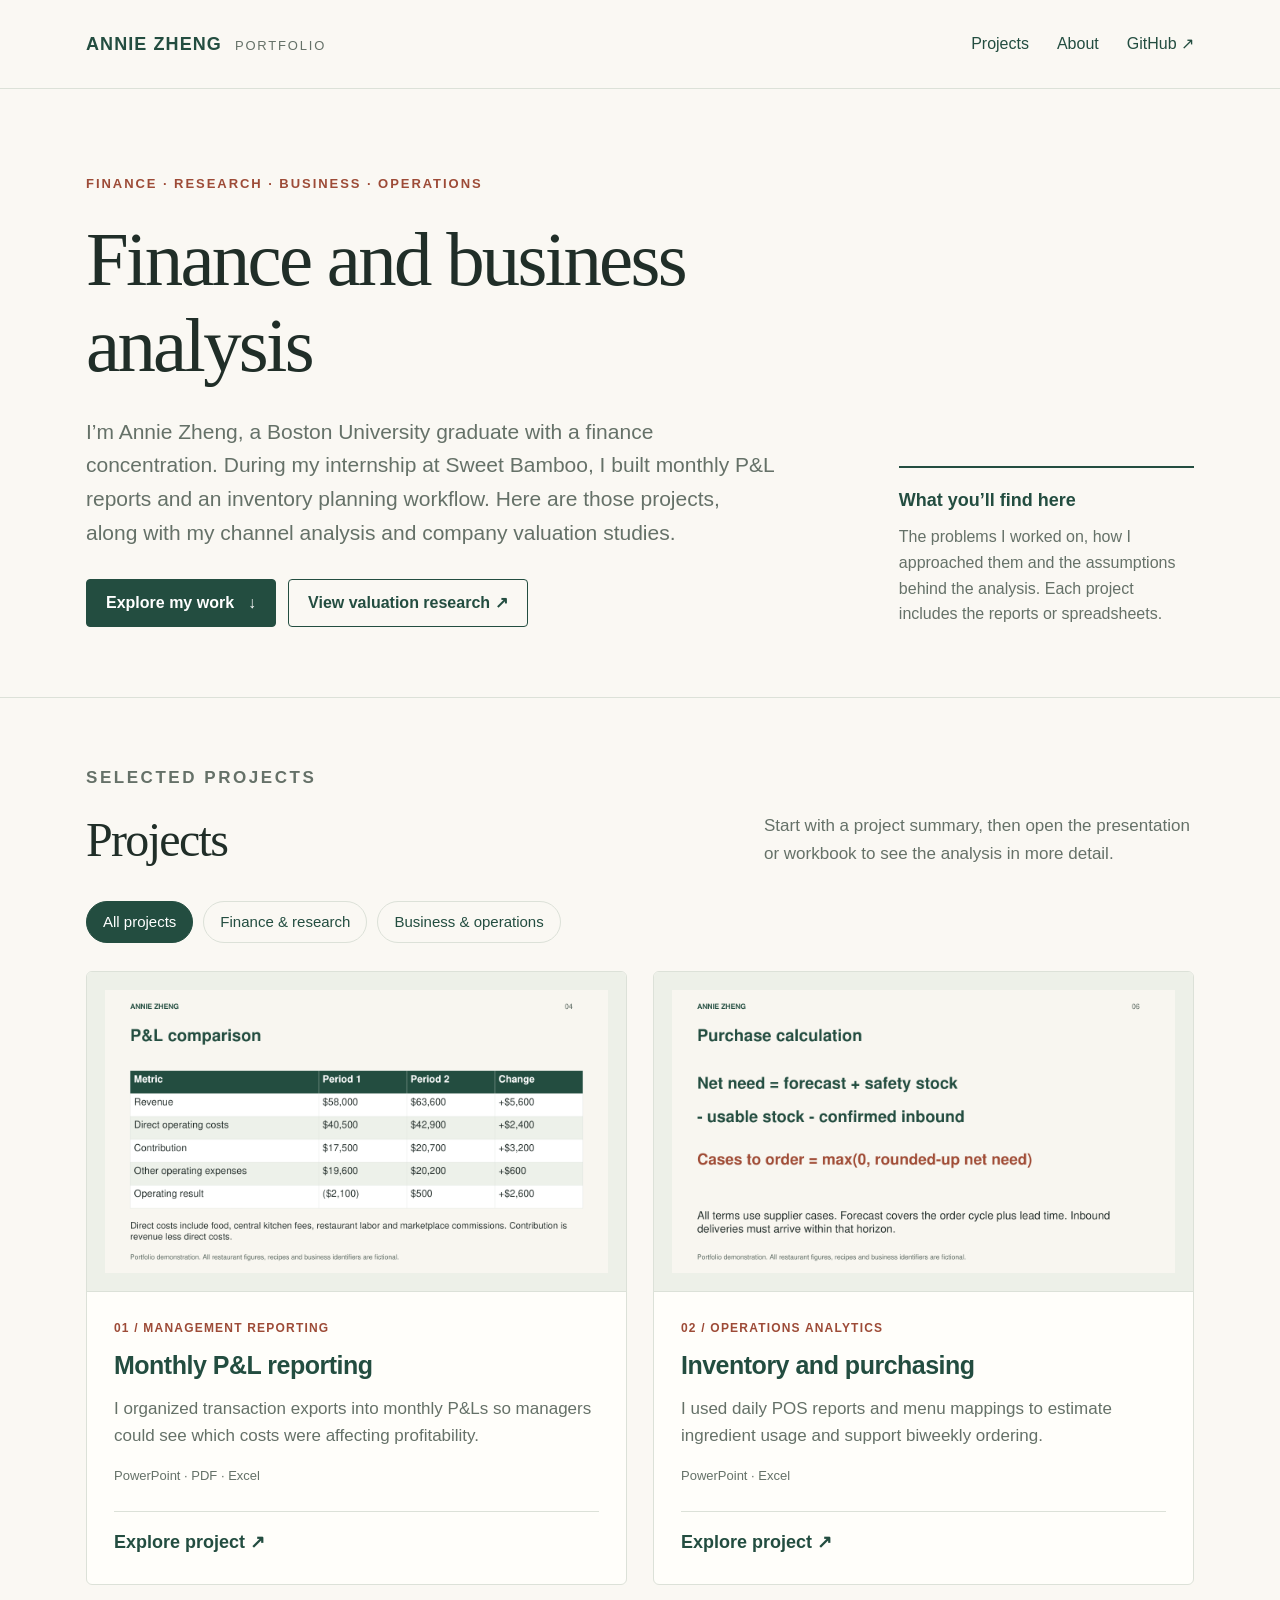
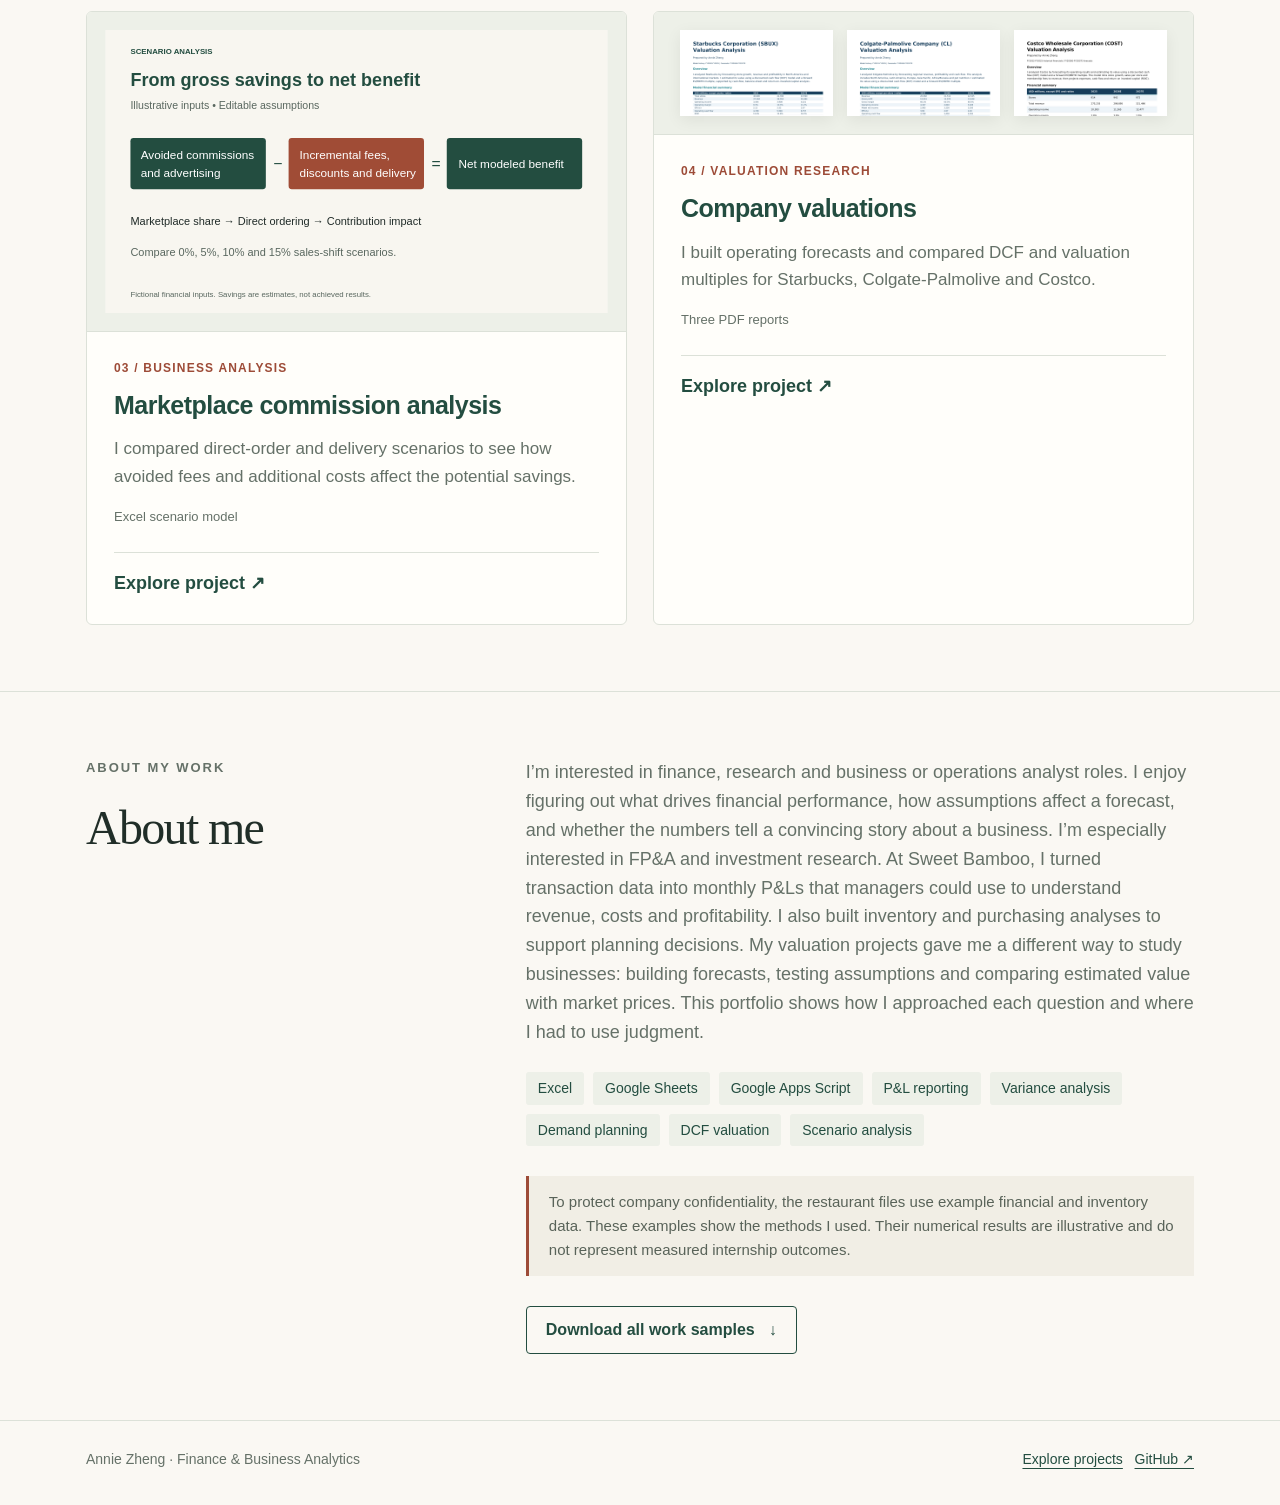
<file: index.html>
<!doctype html>
<html lang="en"><head><meta charset="utf-8"><meta name="viewport" content="width=device-width,initial-scale=1"><title>Annie Zheng — Portfolio</title><meta name="description" content="Annie Zheng’s portfolio of financial reporting, inventory planning, channel economics and company valuation projects."><meta name="theme-color" content="#234d40"><link rel="icon" href="assets/favicon.svg" type="image/svg+xml"><link rel="stylesheet" href="assets/style.css"><script src="assets/site.js" defer></script></head><body><a class="skip" href="#main">Skip to content</a><header class="header"><nav class="nav wrap" aria-label="Main navigation"><a class="brand" href="index.html">ANNIE ZHENG<span>PORTFOLIO</span></a><div class="navlinks"><a href="index.html#projects">Projects</a><a href="index.html#about">About</a><a href="https://github.com/az-0713" target="_blank" rel="noopener noreferrer">GitHub ↗</a></div></nav></header><main id="main"><div class="wrap"><section class="hero"><div><p class="eyebrow">Finance · Research · Business · Operations</p><h1>Finance and business analysis</h1><p class="intro">I’m Annie Zheng, a Boston University graduate with a finance concentration. During my internship at Sweet Bamboo, I built monthly P&amp;L reports and an inventory planning workflow. Here are those projects, along with my channel analysis and company valuation studies.</p><div class="actions"><a class="button" href="#projects">Explore my work <span aria-hidden="true">↓</span></a><a class="button secondary" href="valuation.html">View valuation research ↗</a></div></div><aside class="hero-aside"><strong>What you’ll find here</strong><p>The problems I worked on, how I approached them and the assumptions behind the analysis. Each project includes the reports or spreadsheets.</p></aside></section></div><section class="section"><div class="wrap"><div id="projects" class="section-head"><div><p class="eyebrow">Selected projects</p><h2>Projects</h2></div><p>Start with a project summary, then open the presentation or workbook to see the analysis in more detail.</p></div><div class="filters" role="group" aria-label="Filter project areas"><button data-filter="all" aria-pressed="true">All projects</button><button data-filter="finance" aria-pressed="false">Finance &amp; research</button><button data-filter="operations" aria-pressed="false">Business &amp; operations</button></div><span id="filter-status" role="status" style="position:absolute;width:1px;height:1px;overflow:hidden">4 project areas shown</span><div class="grid"><article class="card" data-category="finance operations"><a class="preview" href="financial-reporting.html" aria-label="Explore Monthly P&amp;L &amp; financial reporting"><img src="assets/financial-preview.png" width="1280" height="720" alt="Monthly P&amp;L &amp;amp; financial reporting project preview" loading="lazy"></a><div class="card-body"><div class="tag">01 / Management reporting</div><h3><a href="financial-reporting.html">Monthly P&amp;L reporting</a></h3><p>I organized transaction exports into monthly P&amp;Ls so managers could see which costs were affecting profitability.</p><div class="meta">PowerPoint · PDF · Excel</div><a class="link" href="financial-reporting.html">Explore project <span aria-hidden="true">↗</span></a></div></article><article class="card" data-category="operations"><a class="preview" href="inventory.html" aria-label="Explore Inventory &amp; purchasing"><img src="assets/inventory-preview.png" width="1280" height="720" alt="Inventory &amp;amp; purchasing project preview" loading="lazy"></a><div class="card-body"><div class="tag">02 / Operations analytics</div><h3><a href="inventory.html">Inventory and purchasing</a></h3><p>I used daily POS reports and menu mappings to estimate ingredient usage and support biweekly ordering.</p><div class="meta">PowerPoint · Excel</div><a class="link" href="inventory.html">Explore project <span aria-hidden="true">↗</span></a></div></article><article class="card" data-category="finance operations"><a class="preview" href="channel-economics.html" aria-label="Explore Marketplace &amp; channel economics"><img src="assets/channel-preview.svg" width="1280" height="720" alt="Marketplace &amp;amp; channel economics project preview" loading="lazy"></a><div class="card-body"><div class="tag">03 / Business analysis</div><h3><a href="channel-economics.html">Marketplace commission analysis</a></h3><p>I compared direct-order and delivery scenarios to see how avoided fees and additional costs affect the potential savings.</p><div class="meta">Excel scenario model</div><a class="link" href="channel-economics.html">Explore project <span aria-hidden="true">↗</span></a></div></article><article class="card" data-category="finance"><a class="preview" href="valuation.html" aria-label="Explore Company valuation studies"><div class="research-art"><img src="assets/starbucks-preview.png" alt="Starbucks valuation report cover" loading="lazy"><img src="assets/colgate-preview.png" alt="Colgate valuation report cover" loading="lazy"><img src="assets/costco-preview.png" alt="Costco valuation report cover" loading="lazy"></div></a><div class="card-body"><div class="tag">04 / Valuation research</div><h3><a href="valuation.html">Company valuations</a></h3><p>I built operating forecasts and compared DCF and valuation multiples for Starbucks, Colgate-Palmolive and Costco.</p><div class="meta">Three PDF reports</div><a class="link" href="valuation.html">Explore project <span aria-hidden="true">↗</span></a></div></article></div></div></section><section class="section"><div class="wrap"><div class="about" id="about"><div><p class="eyebrow">About my work</p><h2>About me</h2></div><div><p>I’m interested in finance, research and business or operations analyst roles. I enjoy figuring out what drives financial performance, how assumptions affect a forecast, and whether the numbers tell a convincing story about a business. I’m especially interested in FP&A and investment research. At Sweet Bamboo, I turned transaction data into monthly P&Ls that managers could use to understand revenue, costs and profitability. I also built inventory and purchasing analyses to support planning decisions. My valuation projects gave me a different way to study businesses: building forecasts, testing assumptions and comparing estimated value with market prices. This portfolio shows how I approached each question and where I had to use judgment.</p><div class="skills" aria-label="Methods and tools"><span>Excel</span><span>Google Sheets</span><span>Google Apps Script</span><span>P&amp;L reporting</span><span>Variance analysis</span><span>Demand planning</span><span>DCF valuation</span><span>Scenario analysis</span></div><div class="note">To protect company confidentiality, the restaurant files use example financial and inventory data. These examples show the methods I used. Their numerical results are illustrative and do not represent measured internship outcomes.</div><div class="actions"><a class="button secondary" href="downloads/Annie_Zheng_Work_Samples.zip" download>Download all work samples <span aria-hidden="true">↓</span></a></div></div></div></div></section></main><footer class="footer"><div class="wrap footer-inner"><span>Annie Zheng · Finance &amp; Business Analytics</span><span><a href="index.html#projects">Explore projects</a>   <a href="https://github.com/az-0713" target="_blank" rel="noopener noreferrer">GitHub ↗</a></span></div></footer></body></html>
</file>
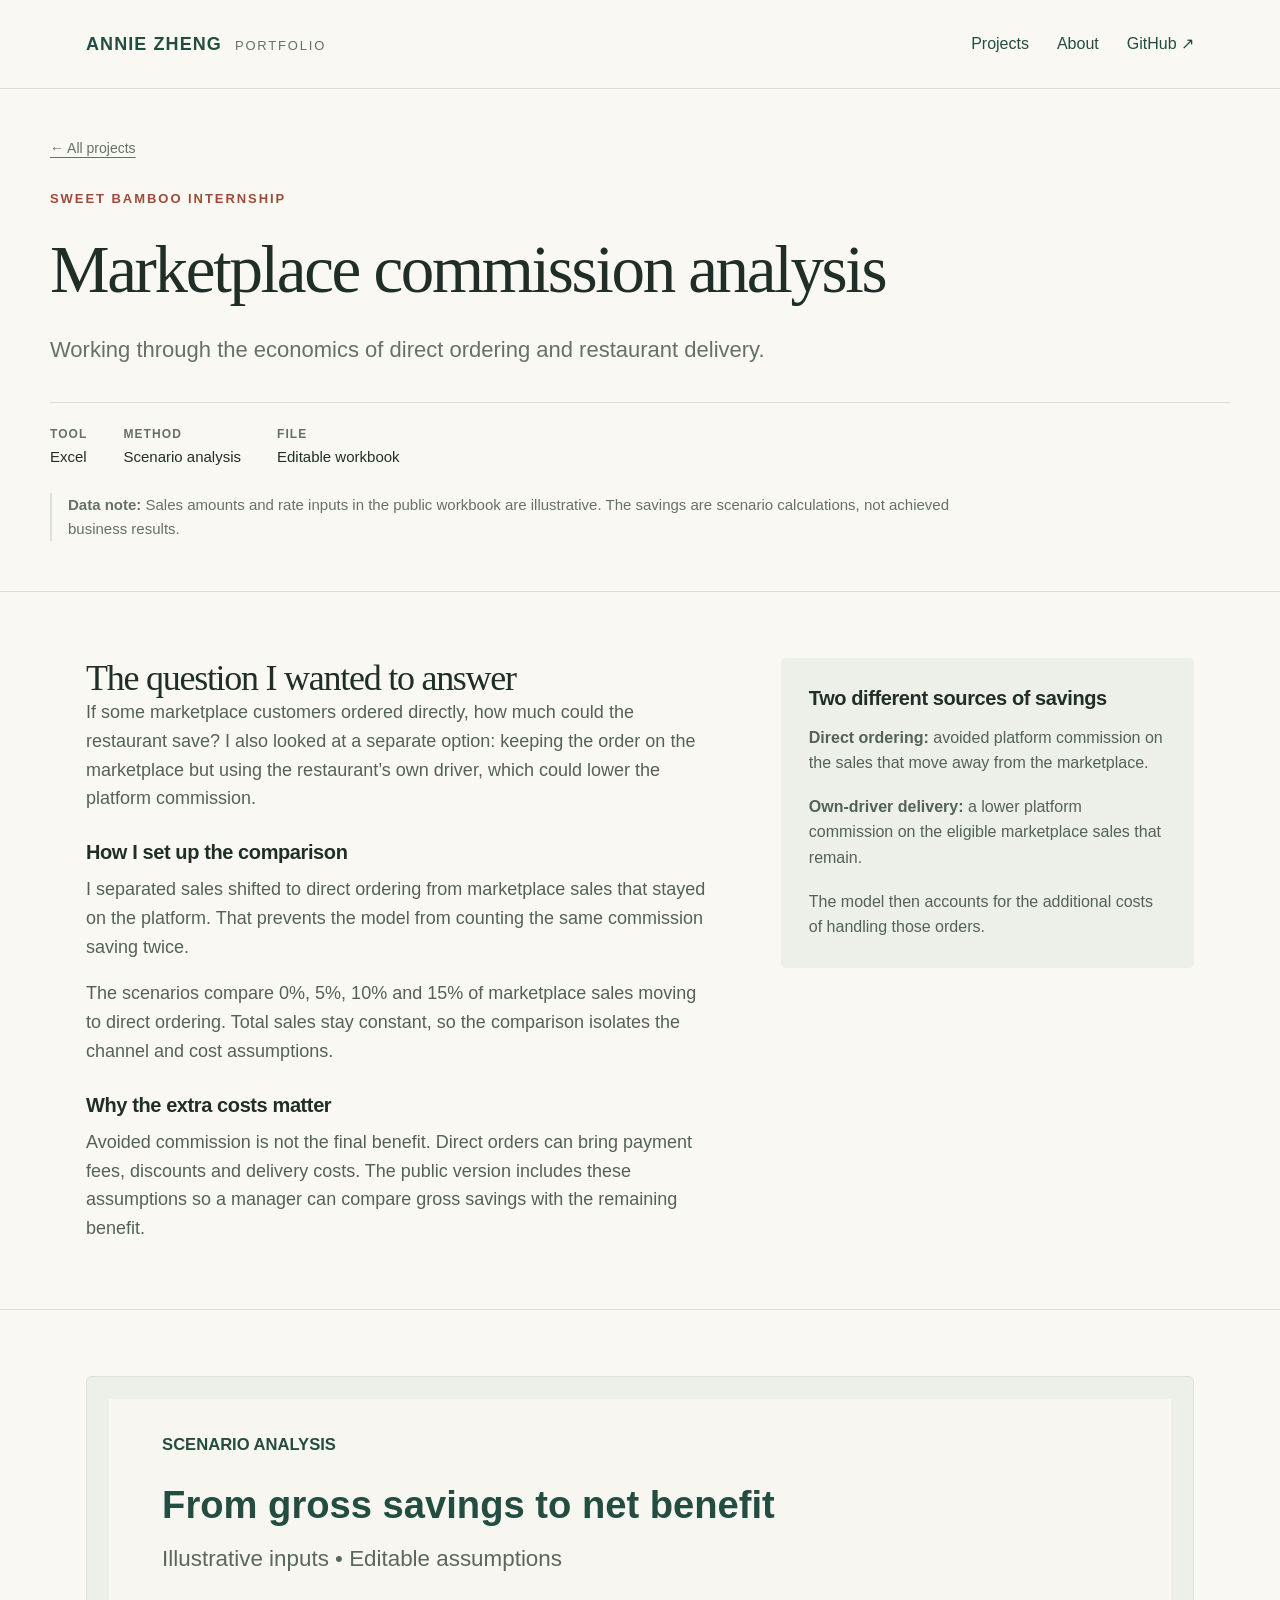
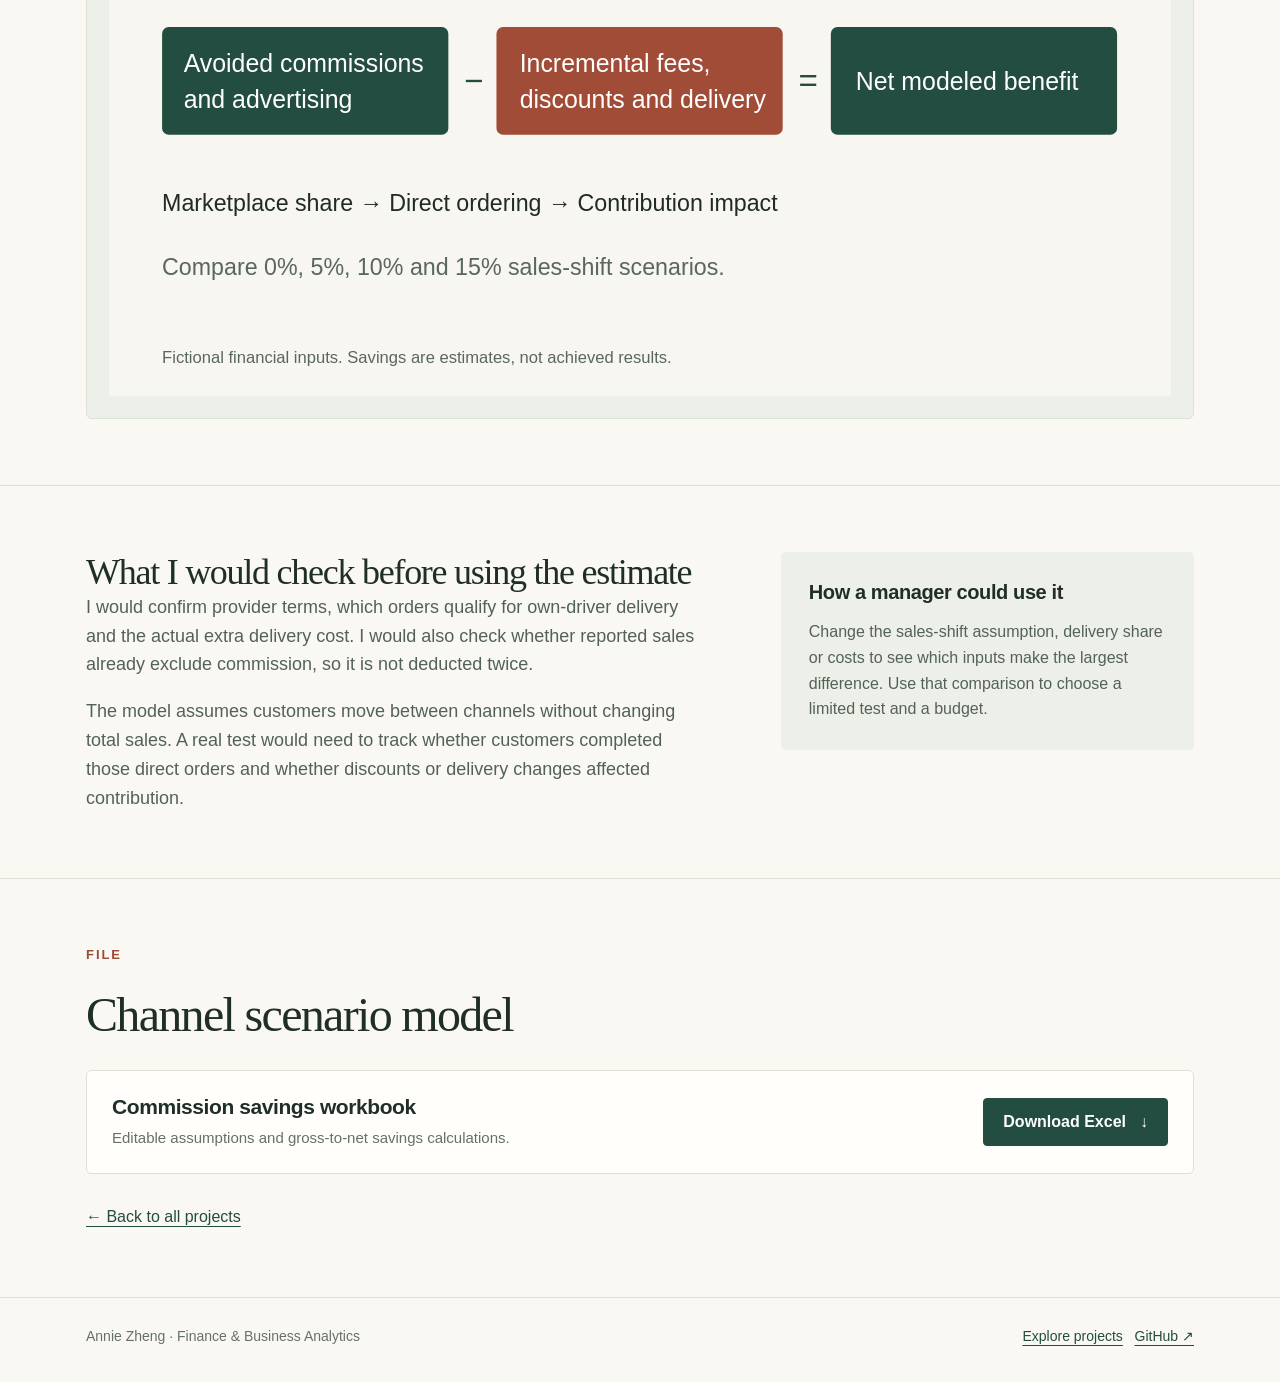
<file: channel-economics.html>
<!doctype html><html lang="en"><head><meta charset="utf-8"><meta name="viewport" content="width=device-width,initial-scale=1"><title>Marketplace Commission Analysis — Annie Zheng</title><meta name="description" content="Annie Zheng’s analysis of marketplace commissions, direct ordering and own-driver delivery scenarios."><meta name="theme-color" content="#234d40"><link rel="icon" href="assets/favicon.svg" type="image/svg+xml"><link rel="stylesheet" href="assets/style.css"><script src="assets/site.js" defer></script></head><body><a class="skip" href="#main">Skip to content</a><header class="header"><nav class="nav wrap" aria-label="Main navigation"><a class="brand" href="index.html">ANNIE ZHENG<span>PORTFOLIO</span></a><div class="navlinks"><a href="index.html#projects">Projects</a><a href="index.html#about">About</a><a href="https://github.com/az-0713" target="_blank" rel="noopener noreferrer">GitHub ↗</a></div></nav></header><main id="main"><section class="page-hero wrap"><a class="breadcrumb" href="index.html#projects">← All projects</a><p class="eyebrow">Sweet Bamboo internship</p><h1>Marketplace commission analysis</h1><p class="lede">Working through the economics of direct ordering and restaurant delivery.</p><div class="facts"><div><strong>Tool</strong>Excel</div><div><strong>Method</strong>Scenario analysis</div><div><strong>File</strong>Editable workbook</div></div><p class="data-note"><strong>Data note:</strong> Sales amounts and rate inputs in the public workbook are illustrative. The savings are scenario calculations, not achieved business results.</p></section><section class="section"><div class="wrap"><div class="case-grid"><div><h2>The question I wanted to answer</h2><p>If some marketplace customers ordered directly, how much could the restaurant save? I also looked at a separate option: keeping the order on the marketplace but using the restaurant’s own driver, which could lower the platform commission.</p><h3>How I set up the comparison</h3><p>I separated sales shifted to direct ordering from marketplace sales that stayed on the platform. That prevents the model from counting the same commission saving twice.</p><p>The scenarios compare 0%, 5%, 10% and 15% of marketplace sales moving to direct ordering. Total sales stay constant, so the comparison isolates the channel and cost assumptions.</p><h3>Why the extra costs matter</h3><p>Avoided commission is not the final benefit. Direct orders can bring payment fees, discounts and delivery costs. The public version includes these assumptions so a manager can compare gross savings with the remaining benefit.</p></div><aside class="side"><h3>Two different sources of savings</h3><p><strong>Direct ordering:</strong> avoided platform commission on the sales that move away from the marketplace.</p><p><strong>Own-driver delivery:</strong> a lower platform commission on the eligible marketplace sales that remain.</p><p>The model then accounts for the additional costs of handling those orders.</p></aside></div></div></section><section class="section"><div class="wrap"><div class="wide-preview"><img src="assets/channel-preview.svg" width="1280" height="720" alt="Scenario calculation showing avoided platform costs less extra fees, discounts and delivery costs" loading="lazy"></div></div></section><section class="section"><div class="wrap"><div class="case-grid"><div><h2>What I would check before using the estimate</h2><p>I would confirm provider terms, which orders qualify for own-driver delivery and the actual extra delivery cost. I would also check whether reported sales already exclude commission, so it is not deducted twice.</p><p>The model assumes customers move between channels without changing total sales. A real test would need to track whether customers completed those direct orders and whether discounts or delivery changes affected contribution.</p></div><aside class="side"><h3>How a manager could use it</h3><p>Change the sales-shift assumption, delivery share or costs to see which inputs make the largest difference. Use that comparison to choose a limited test and a budget.</p></aside></div></div></section><section class="section"><div class="wrap"><p class="eyebrow">File</p><h2>Channel scenario model</h2><div class="download-list"><div class="download-row"><div><h3>Commission savings workbook</h3><p>Editable assumptions and gross-to-net savings calculations.</p></div><a class="button" href="downloads/Marketplace_Savings_Demo.xlsx" download>Download Excel <span aria-hidden="true">↓</span></a></div></div><a class="back" href="index.html#projects">← Back to all projects</a></div></section></main><footer class="footer"><div class="wrap footer-inner"><span>Annie Zheng · Finance &amp; Business Analytics</span><span><a href="index.html#projects">Explore projects</a> &nbsp; <a href="https://github.com/az-0713" target="_blank" rel="noopener noreferrer">GitHub ↗</a></span></div></footer></body></html>
</file>
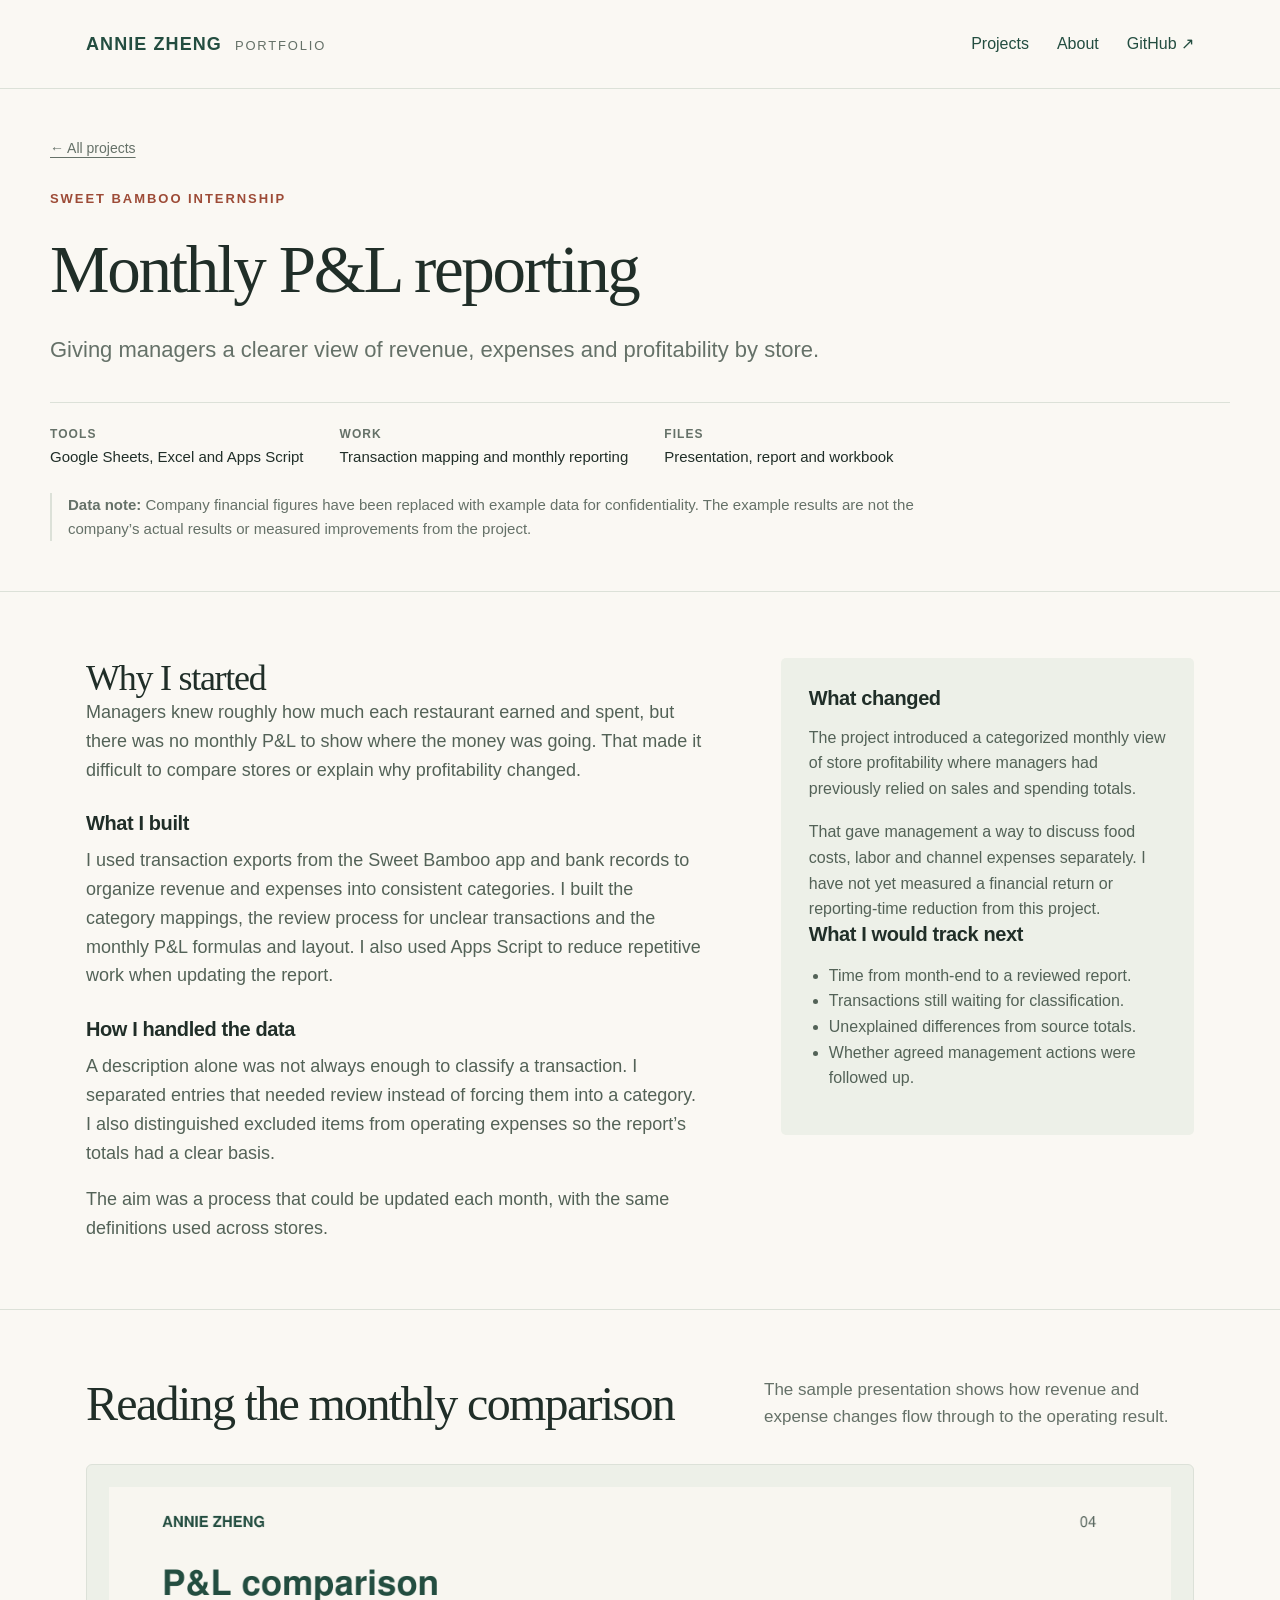
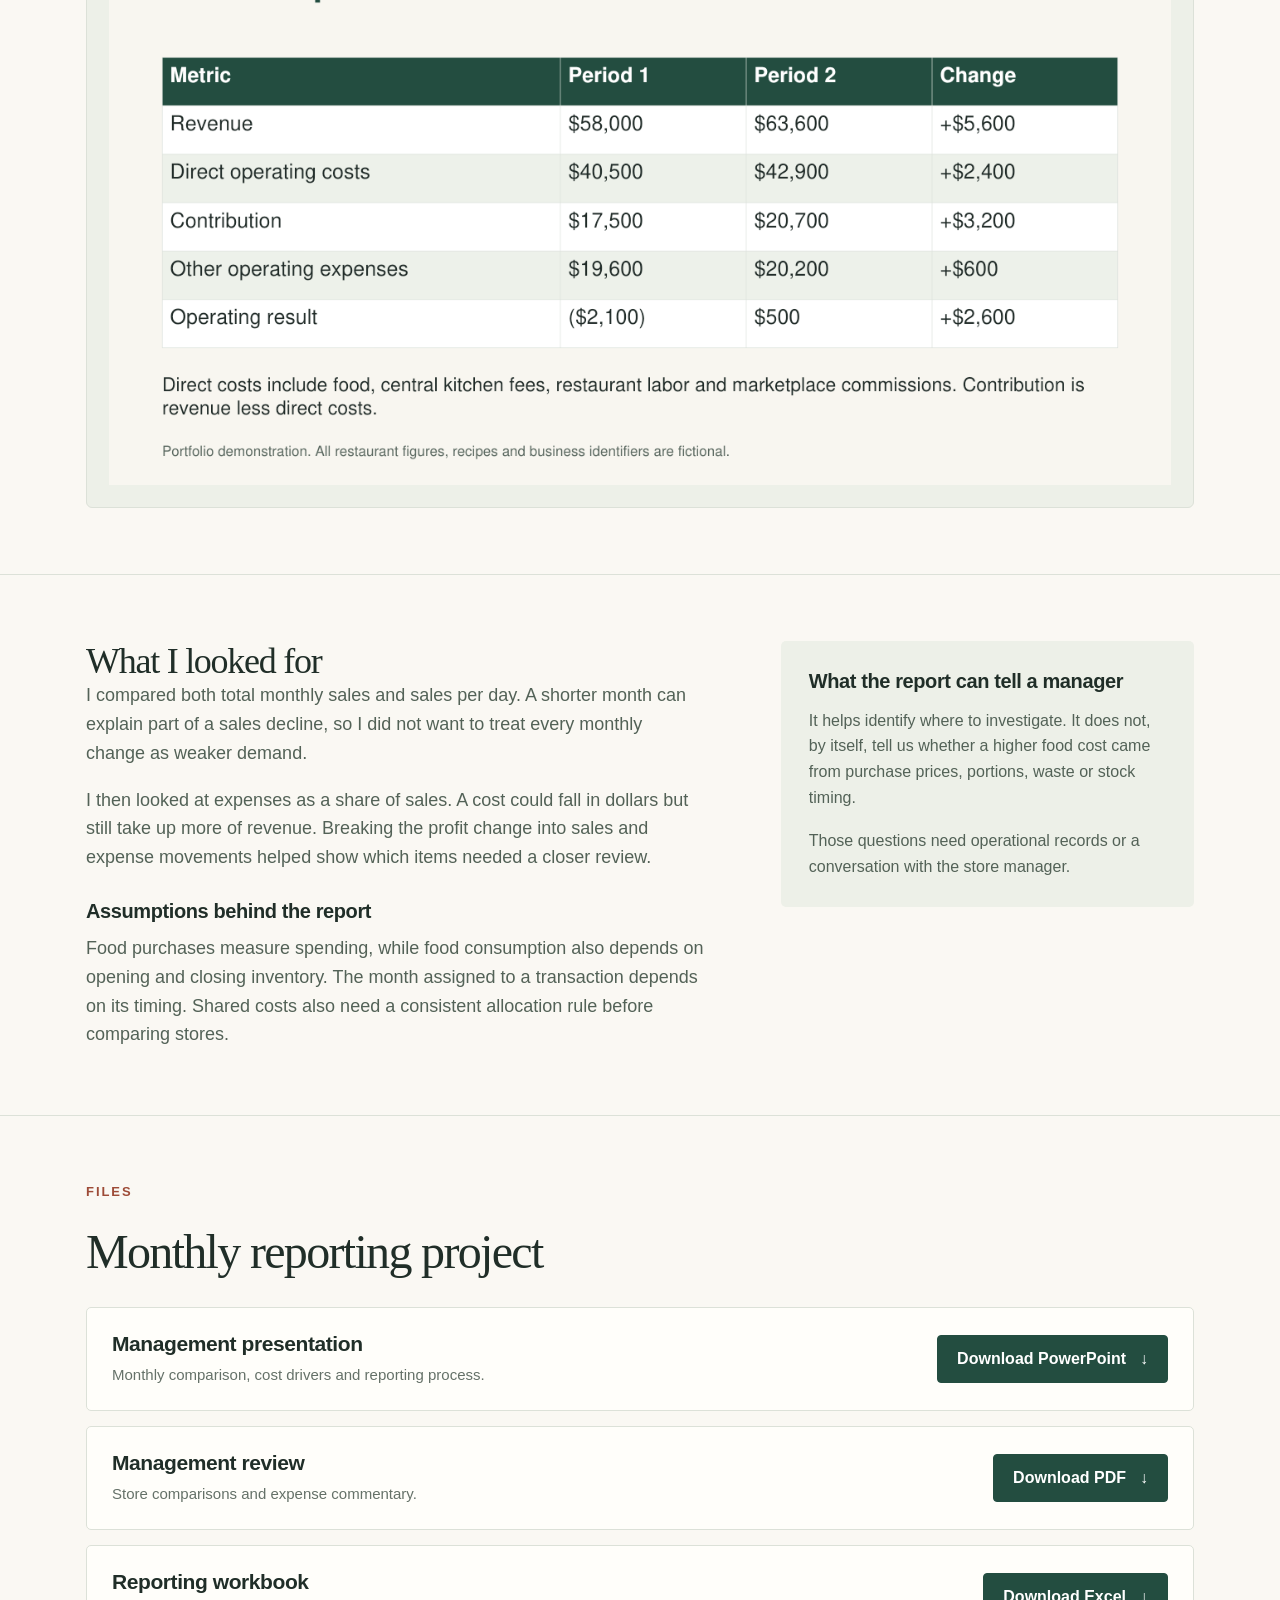
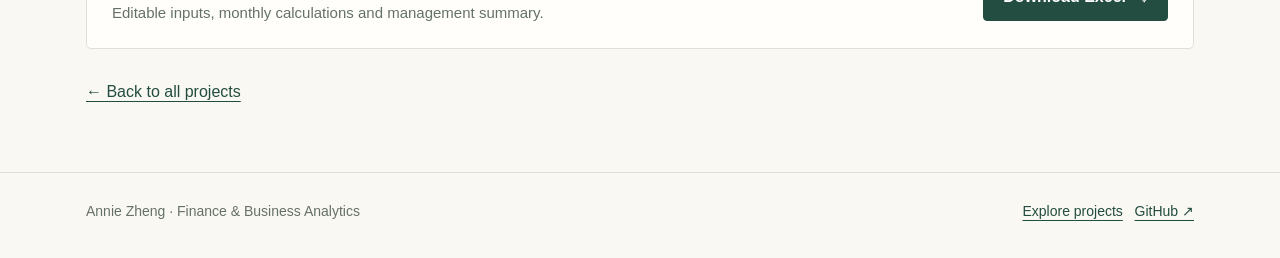
<file: financial-reporting.html>
<!doctype html><html lang="en"><head><meta charset="utf-8"><meta name="viewport" content="width=device-width,initial-scale=1"><title>Monthly P&L Reporting — Annie Zheng</title><meta name="description" content="How Annie Zheng built a monthly P&L reporting process during her Sweet Bamboo internship."><meta name="theme-color" content="#234d40"><link rel="icon" href="assets/favicon.svg" type="image/svg+xml"><link rel="stylesheet" href="assets/style.css"><script src="assets/site.js" defer></script></head><body><a class="skip" href="#main">Skip to content</a><header class="header"><nav class="nav wrap" aria-label="Main navigation"><a class="brand" href="index.html">ANNIE ZHENG<span>PORTFOLIO</span></a><div class="navlinks"><a href="index.html#projects">Projects</a><a href="index.html#about">About</a><a href="https://github.com/az-0713" target="_blank" rel="noopener noreferrer">GitHub ↗</a></div></nav></header><main id="main"><section class="page-hero wrap"><a class="breadcrumb" href="index.html#projects">← All projects</a><p class="eyebrow">Sweet Bamboo internship</p><h1>Monthly P&L reporting</h1><p class="lede">Giving managers a clearer view of revenue, expenses and profitability by store.</p><div class="facts"><div><strong>Tools</strong>Google Sheets, Excel and Apps Script</div><div><strong>Work</strong>Transaction mapping and monthly reporting</div><div><strong>Files</strong>Presentation, report and workbook</div></div><p class="data-note"><strong>Data note:</strong> Company financial figures have been replaced with example data for confidentiality. The example results are not the company’s actual results or measured improvements from the project.</p></section><section class="section"><div class="wrap"><div class="case-grid"><div><h2>Why I started</h2><p>Managers knew roughly how much each restaurant earned and spent, but there was no monthly P&amp;L to show where the money was going. That made it difficult to compare stores or explain why profitability changed.</p><h3>What I built</h3><p>I used transaction exports from the Sweet Bamboo app and bank records to organize revenue and expenses into consistent categories. I built the category mappings, the review process for unclear transactions and the monthly P&amp;L formulas and layout. I also used Apps Script to reduce repetitive work when updating the report.</p><h3>How I handled the data</h3><p>A description alone was not always enough to classify a transaction. I separated entries that needed review instead of forcing them into a category. I also distinguished excluded items from operating expenses so the report’s totals had a clear basis.</p><p>The aim was a process that could be updated each month, with the same definitions used across stores.</p></div><aside class="side"><h3>What changed</h3><p>The project introduced a categorized monthly view of store profitability where managers had previously relied on sales and spending totals.</p><p>That gave management a way to discuss food costs, labor and channel expenses separately. I have not yet measured a financial return or reporting-time reduction from this project.</p><h3>What I would track next</h3><ul><li>Time from month-end to a reviewed report.</li><li>Transactions still waiting for classification.</li><li>Unexplained differences from source totals.</li><li>Whether agreed management actions were followed up.</li></ul></aside></div></div></section><section class="section"><div class="wrap"><div class="section-head"><h2>Reading the monthly comparison</h2><p>The sample presentation shows how revenue and expense changes flow through to the operating result.</p></div><div class="wide-preview"><img src="assets/financial-preview.png" width="1280" height="720" alt="Example monthly P&L comparison showing revenue, expenses and operating result" loading="lazy"></div></div></section><section class="section"><div class="wrap"><div class="case-grid"><div><h2>What I looked for</h2><p>I compared both total monthly sales and sales per day. A shorter month can explain part of a sales decline, so I did not want to treat every monthly change as weaker demand.</p><p>I then looked at expenses as a share of sales. A cost could fall in dollars but still take up more of revenue. Breaking the profit change into sales and expense movements helped show which items needed a closer review.</p><h3>Assumptions behind the report</h3><p>Food purchases measure spending, while food consumption also depends on opening and closing inventory. The month assigned to a transaction depends on its timing. Shared costs also need a consistent allocation rule before comparing stores.</p></div><aside class="side"><h3>What the report can tell a manager</h3><p>It helps identify where to investigate. It does not, by itself, tell us whether a higher food cost came from purchase prices, portions, waste or stock timing.</p><p>Those questions need operational records or a conversation with the store manager.</p></aside></div></div></section><section class="section"><div class="wrap"><p class="eyebrow">Files</p><h2>Monthly reporting project</h2><div class="download-list"><div class="download-row"><div><h3>Management presentation</h3><p>Monthly comparison, cost drivers and reporting process.</p></div><a class="button" href="downloads/Financial_Reporting_Demo.pptx" download>Download PowerPoint <span aria-hidden="true">↓</span></a></div><div class="download-row"><div><h3>Management review</h3><p>Store comparisons and expense commentary.</p></div><a class="button" href="downloads/Restaurant_Management_Review_Demo.pdf" download>Download PDF <span aria-hidden="true">↓</span></a></div><div class="download-row"><div><h3>Reporting workbook</h3><p>Editable inputs, monthly calculations and management summary.</p></div><a class="button" href="downloads/Restaurant_Monthly_Review_Demo.xlsx" download>Download Excel <span aria-hidden="true">↓</span></a></div></div><a class="back" href="index.html#projects">← Back to all projects</a></div></section></main><footer class="footer"><div class="wrap footer-inner"><span>Annie Zheng · Finance &amp; Business Analytics</span><span><a href="index.html#projects">Explore projects</a> &nbsp; <a href="https://github.com/az-0713" target="_blank" rel="noopener noreferrer">GitHub ↗</a></span></div></footer></body></html>
</file>
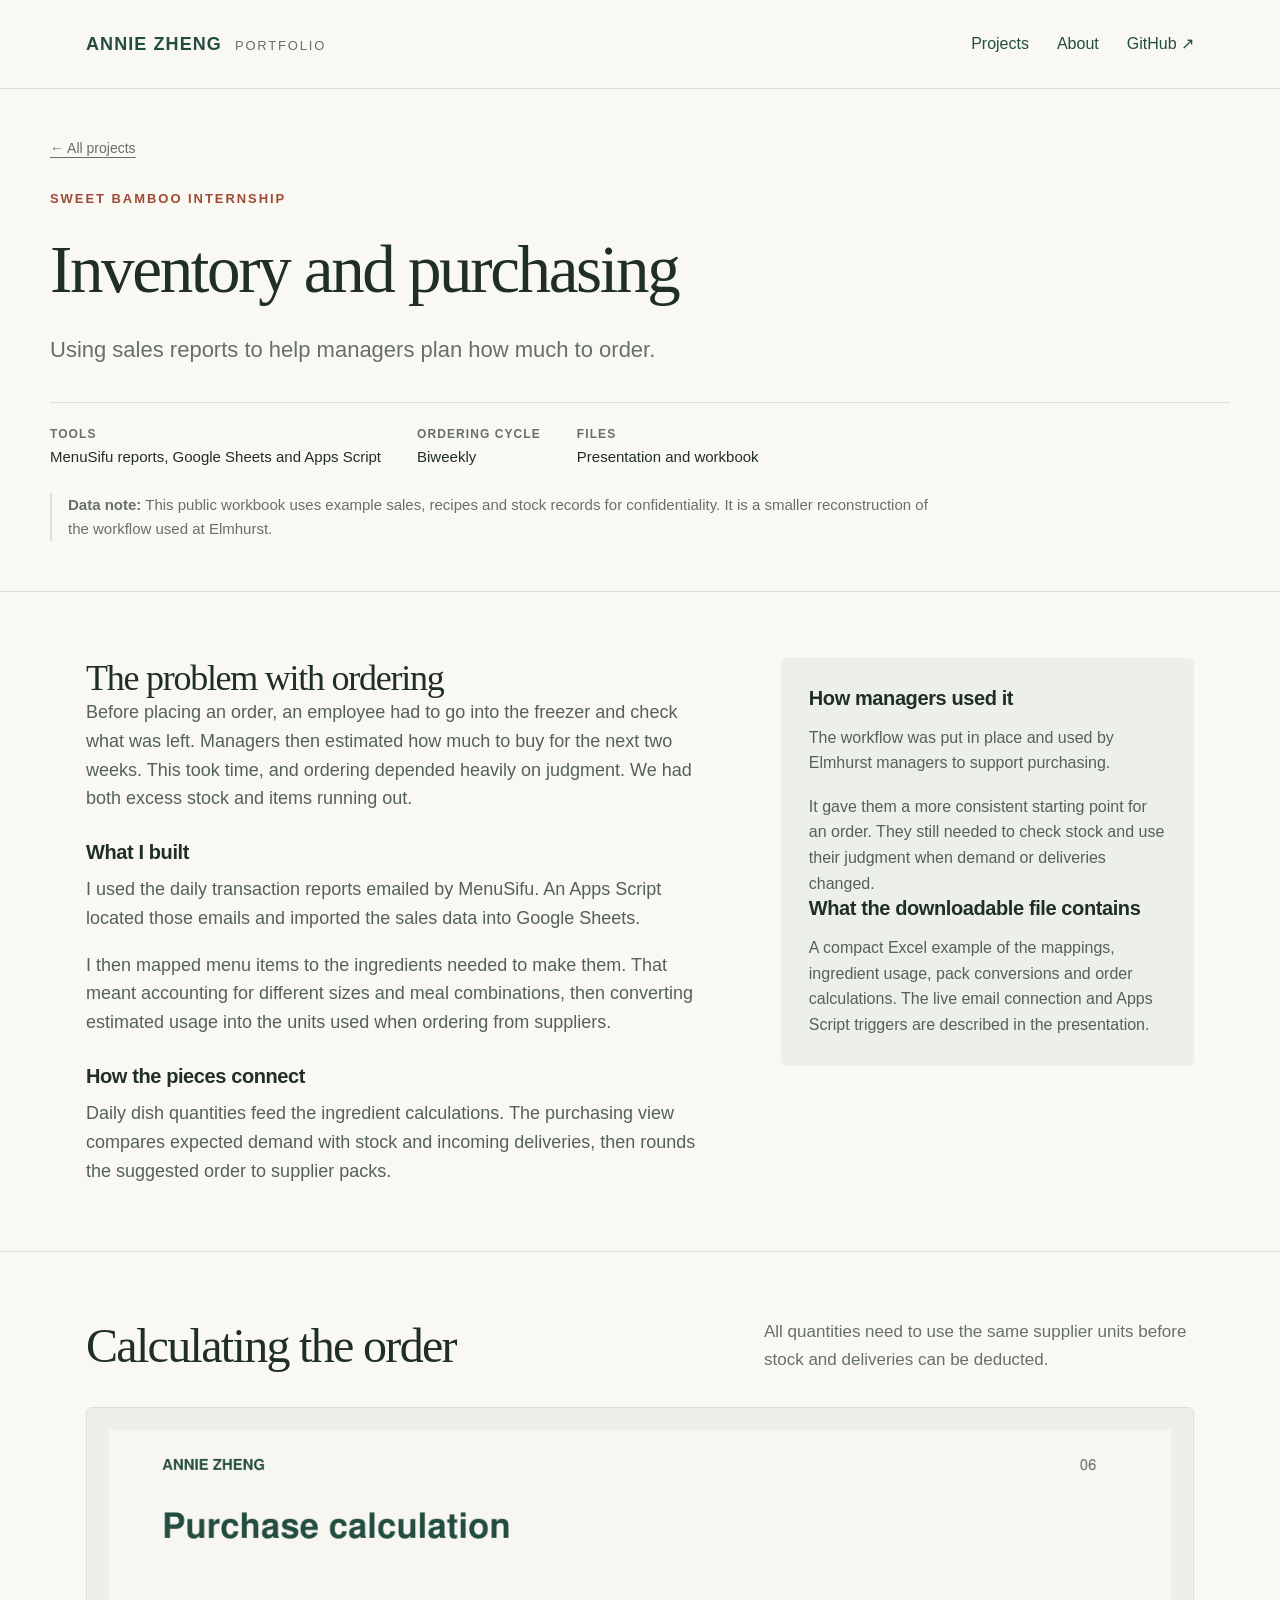
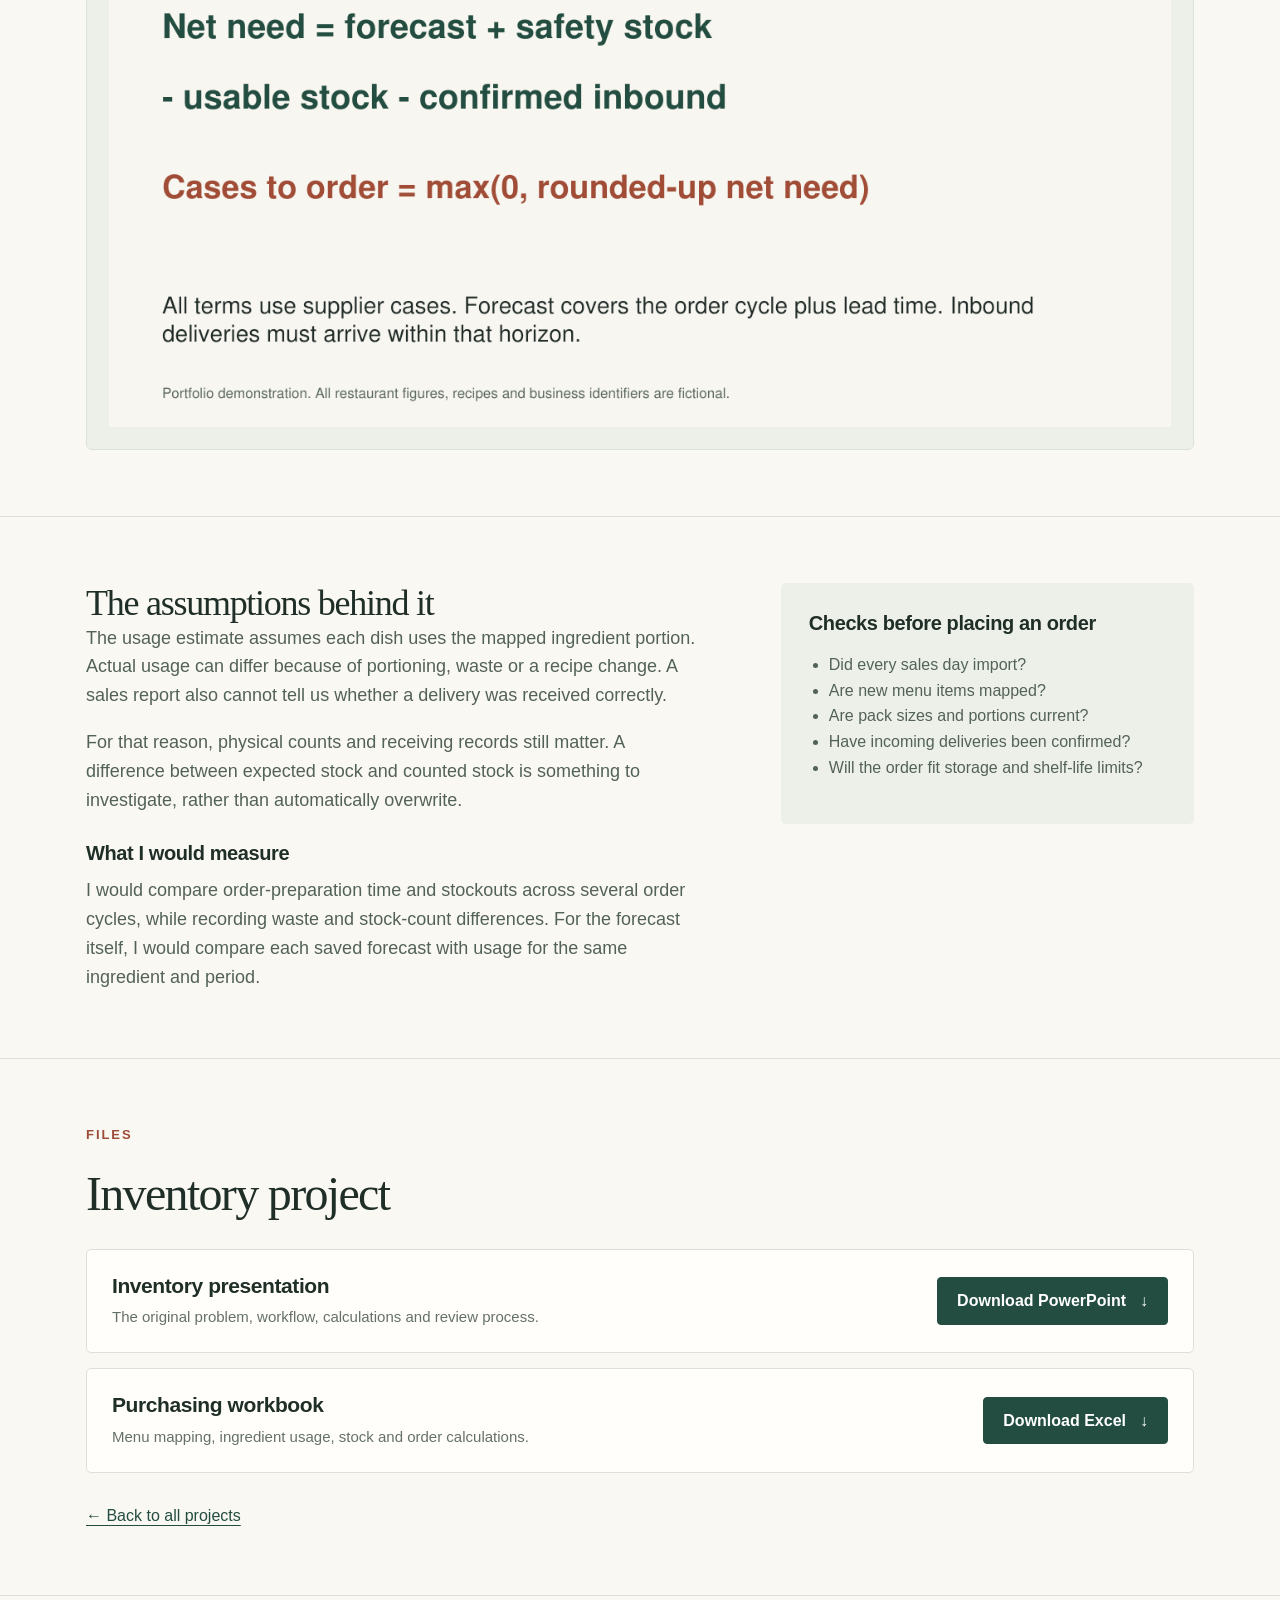
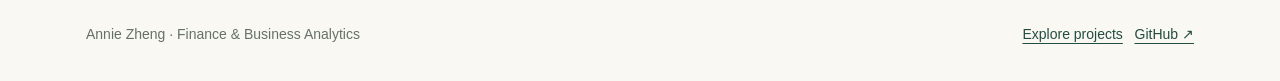
<file: inventory.html>
<!doctype html><html lang="en"><head><meta charset="utf-8"><meta name="viewport" content="width=device-width,initial-scale=1"><title>Inventory and Purchasing — Annie Zheng</title><meta name="description" content="How Annie Zheng used daily POS reports and menu mappings to support inventory and purchasing."><meta name="theme-color" content="#234d40"><link rel="icon" href="assets/favicon.svg" type="image/svg+xml"><link rel="stylesheet" href="assets/style.css"><script src="assets/site.js" defer></script></head><body><a class="skip" href="#main">Skip to content</a><header class="header"><nav class="nav wrap" aria-label="Main navigation"><a class="brand" href="index.html">ANNIE ZHENG<span>PORTFOLIO</span></a><div class="navlinks"><a href="index.html#projects">Projects</a><a href="index.html#about">About</a><a href="https://github.com/az-0713" target="_blank" rel="noopener noreferrer">GitHub ↗</a></div></nav></header><main id="main"><section class="page-hero wrap"><a class="breadcrumb" href="index.html#projects">← All projects</a><p class="eyebrow">Sweet Bamboo internship</p><h1>Inventory and purchasing</h1><p class="lede">Using sales reports to help managers plan how much to order.</p><div class="facts"><div><strong>Tools</strong>MenuSifu reports, Google Sheets and Apps Script</div><div><strong>Ordering cycle</strong>Biweekly</div><div><strong>Files</strong>Presentation and workbook</div></div><p class="data-note"><strong>Data note:</strong> This public workbook uses example sales, recipes and stock records for confidentiality. It is a smaller reconstruction of the workflow used at Elmhurst.</p></section><section class="section"><div class="wrap"><div class="case-grid"><div><h2>The problem with ordering</h2><p>Before placing an order, an employee had to go into the freezer and check what was left. Managers then estimated how much to buy for the next two weeks. This took time, and ordering depended heavily on judgment. We had both excess stock and items running out.</p><h3>What I built</h3><p>I used the daily transaction reports emailed by MenuSifu. An Apps Script located those emails and imported the sales data into Google Sheets.</p><p>I then mapped menu items to the ingredients needed to make them. That meant accounting for different sizes and meal combinations, then converting estimated usage into the units used when ordering from suppliers.</p><h3>How the pieces connect</h3><p>Daily dish quantities feed the ingredient calculations. The purchasing view compares expected demand with stock and incoming deliveries, then rounds the suggested order to supplier packs.</p></div><aside class="side"><h3>How managers used it</h3><p>The workflow was put in place and used by Elmhurst managers to support purchasing.</p><p>It gave them a more consistent starting point for an order. They still needed to check stock and use their judgment when demand or deliveries changed.</p><h3>What the downloadable file contains</h3><p>A compact Excel example of the mappings, ingredient usage, pack conversions and order calculations. The live email connection and Apps Script triggers are described in the presentation.</p></aside></div></div></section><section class="section"><div class="wrap"><div class="section-head"><h2>Calculating the order</h2><p>All quantities need to use the same supplier units before stock and deliveries can be deducted.</p></div><div class="wide-preview"><img src="assets/inventory-preview.png" width="1280" height="720" alt="Example purchasing formula using forecast demand, safety stock, stock on hand and incoming deliveries" loading="lazy"></div></div></section><section class="section"><div class="wrap"><div class="case-grid"><div><h2>The assumptions behind it</h2><p>The usage estimate assumes each dish uses the mapped ingredient portion. Actual usage can differ because of portioning, waste or a recipe change. A sales report also cannot tell us whether a delivery was received correctly.</p><p>For that reason, physical counts and receiving records still matter. A difference between expected stock and counted stock is something to investigate, rather than automatically overwrite.</p><h3>What I would measure</h3><p>I would compare order-preparation time and stockouts across several order cycles, while recording waste and stock-count differences. For the forecast itself, I would compare each saved forecast with usage for the same ingredient and period.</p></div><aside class="side"><h3>Checks before placing an order</h3><ul><li>Did every sales day import?</li><li>Are new menu items mapped?</li><li>Are pack sizes and portions current?</li><li>Have incoming deliveries been confirmed?</li><li>Will the order fit storage and shelf-life limits?</li></ul></aside></div></div></section><section class="section"><div class="wrap"><p class="eyebrow">Files</p><h2>Inventory project</h2><div class="download-list"><div class="download-row"><div><h3>Inventory presentation</h3><p>The original problem, workflow, calculations and review process.</p></div><a class="button" href="downloads/Inventory_Management_Demo.pptx" download>Download PowerPoint <span aria-hidden="true">↓</span></a></div><div class="download-row"><div><h3>Purchasing workbook</h3><p>Menu mapping, ingredient usage, stock and order calculations.</p></div><a class="button" href="downloads/Inventory_Purchasing_Demo.xlsx" download>Download Excel <span aria-hidden="true">↓</span></a></div></div><a class="back" href="index.html#projects">← Back to all projects</a></div></section></main><footer class="footer"><div class="wrap footer-inner"><span>Annie Zheng · Finance &amp; Business Analytics</span><span><a href="index.html#projects">Explore projects</a> &nbsp; <a href="https://github.com/az-0713" target="_blank" rel="noopener noreferrer">GitHub ↗</a></span></div></footer></body></html>
</file>
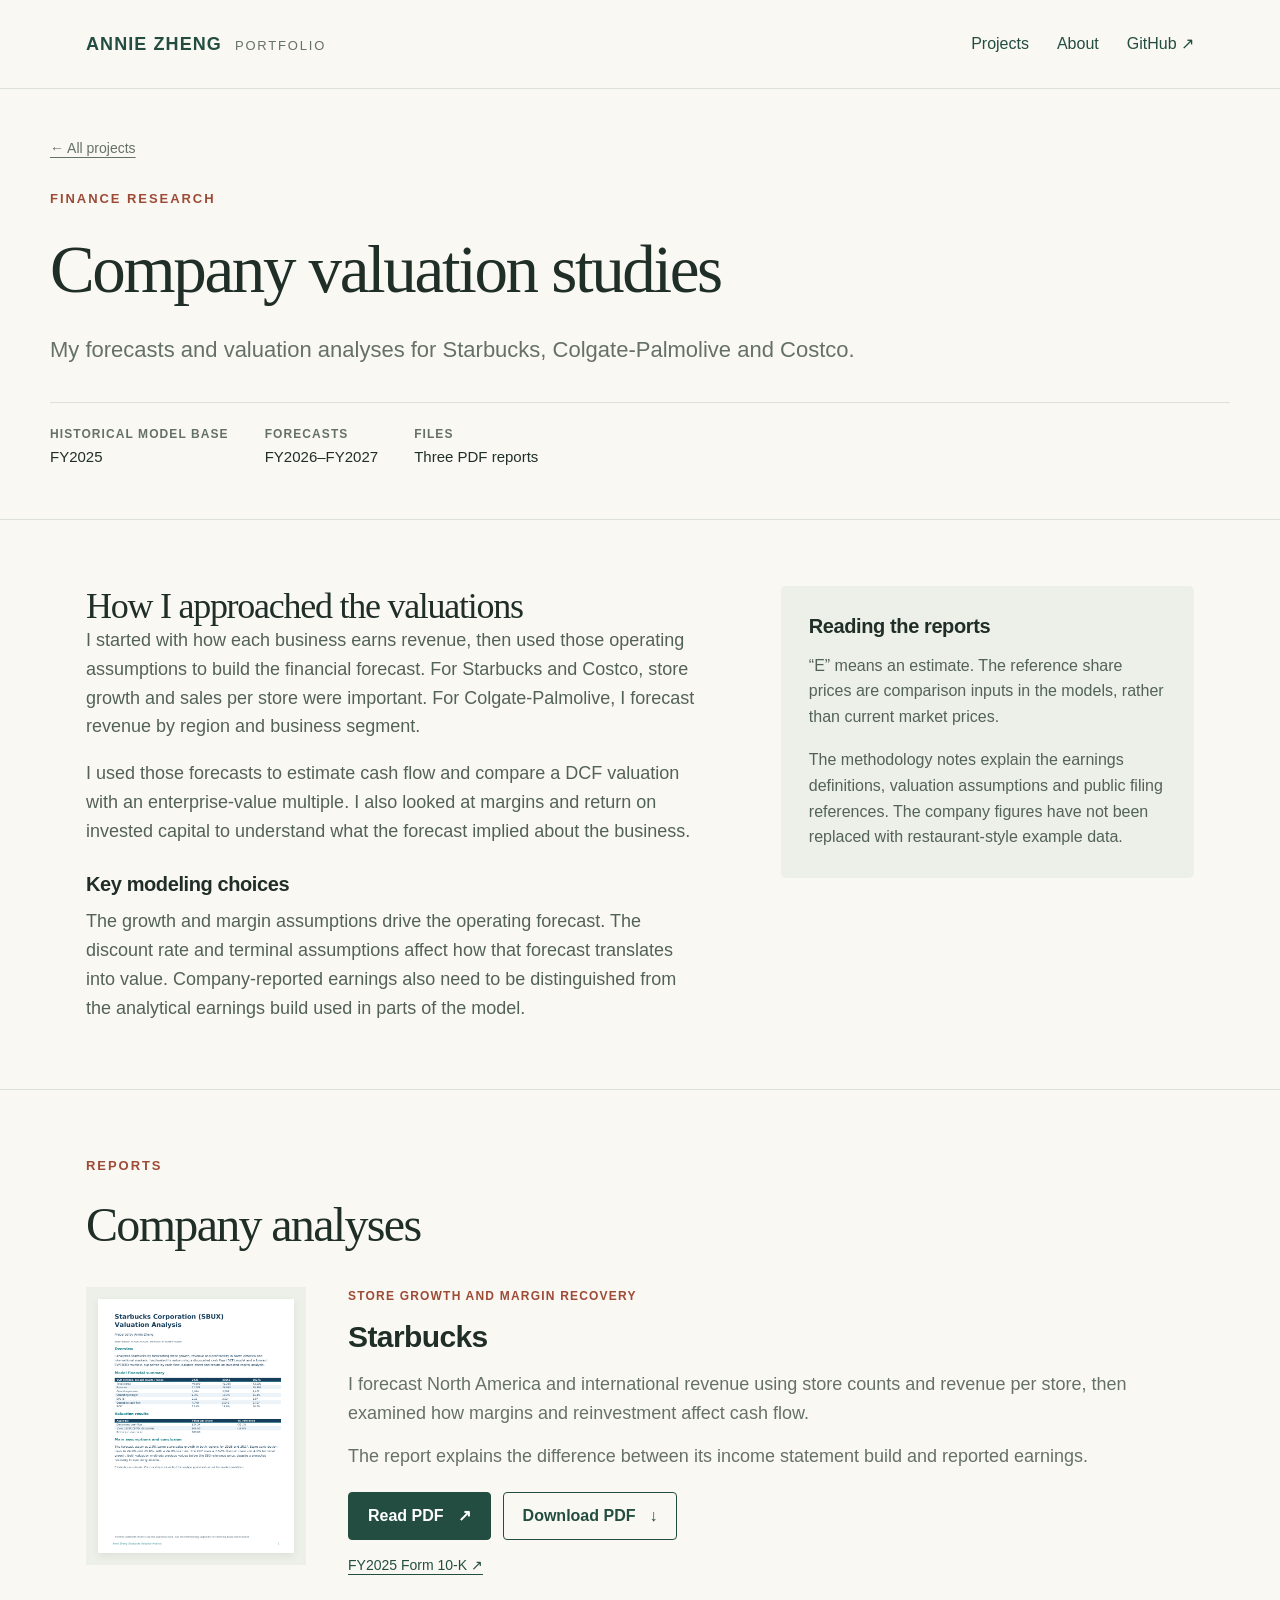
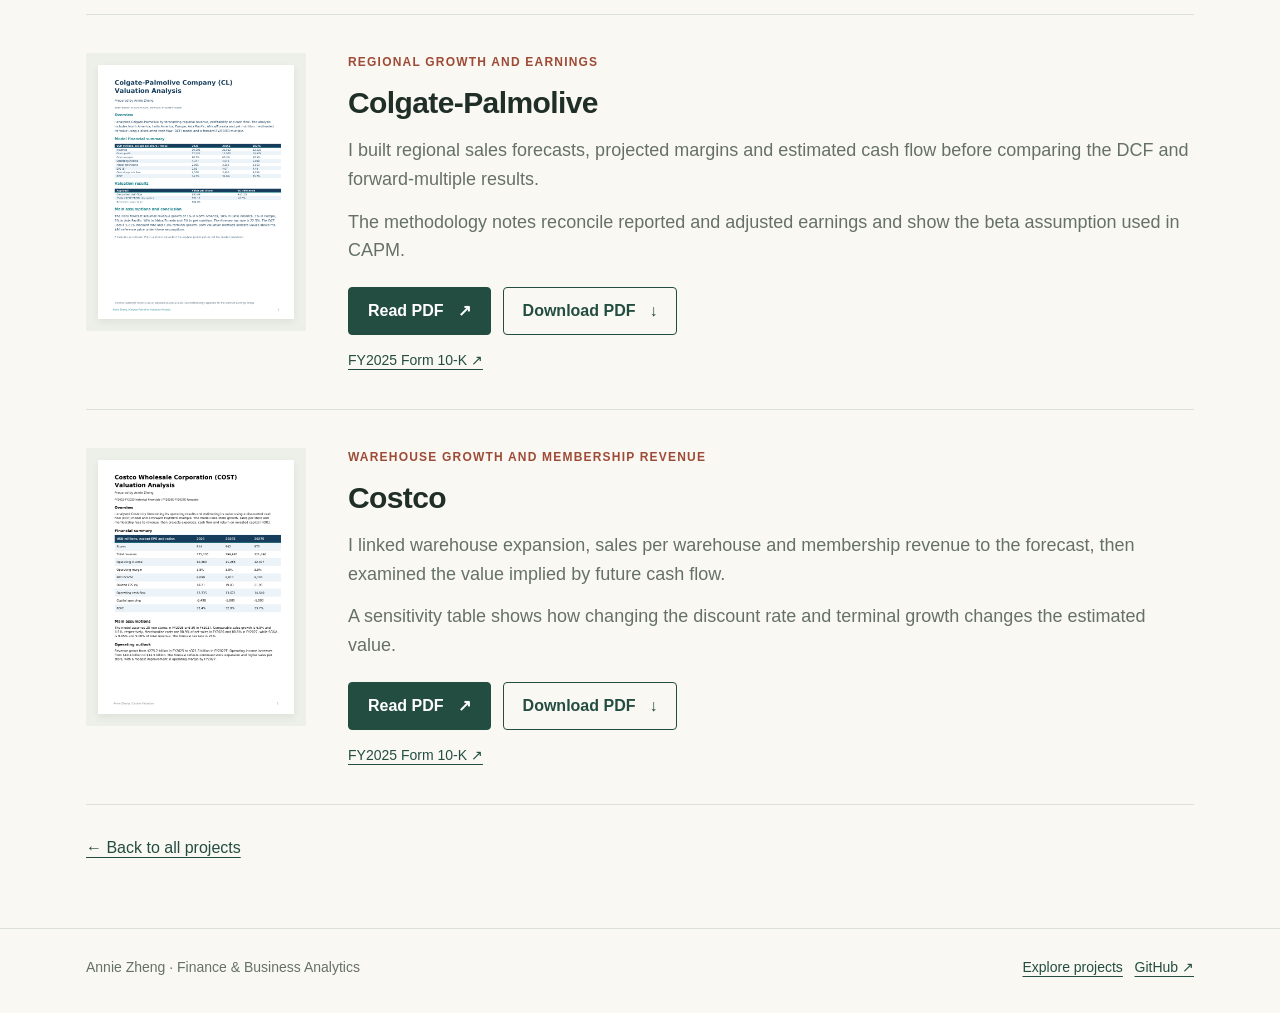
<file: valuation.html>
<!doctype html><html lang="en"><head><meta charset="utf-8"><meta name="viewport" content="width=device-width,initial-scale=1"><title>Company Valuations — Annie Zheng</title><meta name="description" content="Company valuation reports by Annie Zheng covering operating forecasts, cash flow and valuation assumptions."><meta name="theme-color" content="#234d40"><link rel="icon" href="assets/favicon.svg" type="image/svg+xml"><link rel="stylesheet" href="assets/style.css"><script src="assets/site.js" defer></script></head><body><a class="skip" href="#main">Skip to content</a><header class="header"><nav class="nav wrap" aria-label="Main navigation"><a class="brand" href="index.html">ANNIE ZHENG<span>PORTFOLIO</span></a><div class="navlinks"><a href="index.html#projects">Projects</a><a href="index.html#about">About</a><a href="https://github.com/az-0713" target="_blank" rel="noopener noreferrer">GitHub ↗</a></div></nav></header><main id="main"><section class="page-hero wrap"><a class="breadcrumb" href="index.html#projects">← All projects</a><p class="eyebrow">Finance research</p><h1>Company valuation studies</h1><p class="lede">My forecasts and valuation analyses for Starbucks, Colgate-Palmolive and Costco.</p><div class="facts"><div><strong>Historical model base</strong>FY2025</div><div><strong>Forecasts</strong>FY2026–FY2027</div><div><strong>Files</strong>Three PDF reports</div></div></section><section class="section"><div class="wrap"><div class="case-grid"><div><h2>How I approached the valuations</h2><p>I started with how each business earns revenue, then used those operating assumptions to build the financial forecast. For Starbucks and Costco, store growth and sales per store were important. For Colgate-Palmolive, I forecast revenue by region and business segment.</p><p>I used those forecasts to estimate cash flow and compare a DCF valuation with an enterprise-value multiple. I also looked at margins and return on invested capital to understand what the forecast implied about the business.</p><h3>Key modeling choices</h3><p>The growth and margin assumptions drive the operating forecast. The discount rate and terminal assumptions affect how that forecast translates into value. Company-reported earnings also need to be distinguished from the analytical earnings build used in parts of the model.</p></div><aside class="side"><h3>Reading the reports</h3><p>“E” means an estimate. The reference share prices are comparison inputs in the models, rather than current market prices.</p><p>The methodology notes explain the earnings definitions, valuation assumptions and public filing references. The company figures have not been replaced with restaurant-style example data.</p></aside></div></div></section><section class="section"><div class="wrap"><p class="eyebrow">Reports</p><h2 style="margin-bottom:35px">Company analyses</h2><article class="report" id="starbucks"><a class="report-cover" href="downloads/Starbucks_Valuation_Analysis.pdf" target="_blank" rel="noopener noreferrer" aria-label="Open Starbucks valuation PDF"><img src="assets/starbucks-preview.png" alt="Starbucks valuation report cover" loading="lazy"></a><div><div class="tag">Store growth and margin recovery</div><h3>Starbucks</h3><p>I forecast North America and international revenue using store counts and revenue per store, then examined how margins and reinvestment affect cash flow.</p><p>The report explains the difference between its income statement build and reported earnings.</p><div class="actions"><a class="button" href="downloads/Starbucks_Valuation_Analysis.pdf" target="_blank" rel="noopener noreferrer">Read PDF <span aria-hidden="true">↗</span></a><a class="button secondary" href="downloads/Starbucks_Valuation_Analysis.pdf" download>Download PDF <span aria-hidden="true">↓</span></a></div><p class="source"><a href="https://www.sec.gov/Archives/edgar/data/829224/000082922425000114/sbux-20250928.htm" target="_blank" rel="noopener noreferrer">FY2025 Form 10-K ↗</a></p></div></article><article class="report" id="colgate"><a class="report-cover" href="downloads/Colgate_Valuation_Analysis.pdf" target="_blank" rel="noopener noreferrer" aria-label="Open Colgate-Palmolive valuation PDF"><img src="assets/colgate-preview.png" alt="Colgate-Palmolive valuation report cover" loading="lazy"></a><div><div class="tag">Regional growth and earnings</div><h3>Colgate-Palmolive</h3><p>I built regional sales forecasts, projected margins and estimated cash flow before comparing the DCF and forward-multiple results.</p><p>The methodology notes reconcile reported and adjusted earnings and show the beta assumption used in CAPM.</p><div class="actions"><a class="button" href="downloads/Colgate_Valuation_Analysis.pdf" target="_blank" rel="noopener noreferrer">Read PDF <span aria-hidden="true">↗</span></a><a class="button secondary" href="downloads/Colgate_Valuation_Analysis.pdf" download>Download PDF <span aria-hidden="true">↓</span></a></div><p class="source"><a href="https://www.sec.gov/Archives/edgar/data/21665/000002166526000006/cl-20251231.htm" target="_blank" rel="noopener noreferrer">FY2025 Form 10-K ↗</a></p></div></article><article class="report" id="costco"><a class="report-cover" href="downloads/Costco_Valuation_Analysis.pdf" target="_blank" rel="noopener noreferrer" aria-label="Open Costco valuation PDF"><img src="assets/costco-preview.png" alt="Costco valuation report cover" loading="lazy"></a><div><div class="tag">Warehouse growth and membership revenue</div><h3>Costco</h3><p>I linked warehouse expansion, sales per warehouse and membership revenue to the forecast, then examined the value implied by future cash flow.</p><p>A sensitivity table shows how changing the discount rate and terminal growth changes the estimated value.</p><div class="actions"><a class="button" href="downloads/Costco_Valuation_Analysis.pdf" target="_blank" rel="noopener noreferrer">Read PDF <span aria-hidden="true">↗</span></a><a class="button secondary" href="downloads/Costco_Valuation_Analysis.pdf" download>Download PDF <span aria-hidden="true">↓</span></a></div><p class="source"><a href="https://www.sec.gov/Archives/edgar/data/909832/000090983225000101/cost-20250831.htm" target="_blank" rel="noopener noreferrer">FY2025 Form 10-K ↗</a></p></div></article><a class="back" href="index.html#projects">← Back to all projects</a></div></section></main><footer class="footer"><div class="wrap footer-inner"><span>Annie Zheng · Finance &amp; Business Analytics</span><span><a href="index.html#projects">Explore projects</a> &nbsp; <a href="https://github.com/az-0713" target="_blank" rel="noopener noreferrer">GitHub ↗</a></span></div></footer></body></html>
</file>
<file: assets/style.css>
:root{--bg:#faf8f3;--ink:#202e28;--green:#234d40;--muted:#657168;--line:#dce1d8;--paper:#fffefa;--rust:#9d4b37;--soft:#edf0e8}*{box-sizing:border-box}html{scroll-behavior:smooth;scroll-padding-top:90px}body{margin:0;background:var(--bg);color:var(--ink);font-family:Calibri,"Segoe UI",Arial,sans-serif;font-size:18px;line-height:1.6}a{color:var(--green);text-underline-offset:4px}a:hover{color:var(--rust)}button,a{-webkit-tap-highlight-color:transparent}a:focus-visible,button:focus-visible,summary:focus-visible{outline:3px solid var(--rust);outline-offset:5px}img{display:block;max-width:100%;height:auto}h1,h2,h3,p{margin:0}h1,h2{font-family:Georgia,"Times New Roman",serif;font-weight:400;line-height:1.12;letter-spacing:-.035em}h1{font-size:clamp(46px,6.5vw,88px)}h2{font-size:clamp(32px,4vw,48px)}h3{font-size:25px;line-height:1.25;letter-spacing:-.02em}p+p{margin-top:18px}.wrap{max-width:1180px;margin:auto;padding:0 36px}.skip{position:absolute;left:15px;top:-100px;background:white;padding:10px;z-index:10}.skip:focus{top:10px}.header{border-bottom:1px solid var(--line);background:var(--bg)}.nav{min-height:88px;display:flex;align-items:center;justify-content:space-between;gap:24px}.brand{font-weight:700;font-size:18px;letter-spacing:.06em;text-decoration:none}.brand span{font-size:13px;font-weight:400;color:var(--muted);letter-spacing:.14em;margin-left:13px}.navlinks{display:flex;gap:28px;align-items:center}.navlinks a{font-size:16px;text-decoration:none}.hero{padding:85px 0 70px;display:grid;grid-template-columns:1.5fr .6fr;gap:75px;align-items:end}.eyebrow{font-size:13px;text-transform:uppercase;letter-spacing:.15em;font-weight:700;color:var(--rust);margin-bottom:22px}.hero h1{max-width:820px}.hero .intro{font-size:21px;max-width:690px;color:var(--muted);margin-top:26px}.hero-aside{border-top:2px solid var(--green);padding-top:18px;color:var(--muted);font-size:16px}.hero-aside strong{color:var(--green);display:block;font-size:18px;margin-bottom:10px}.actions{display:flex;flex-wrap:wrap;gap:12px;margin-top:30px}.button{display:inline-flex;align-items:center;justify-content:center;min-height:46px;padding:10px 19px;border:1px solid var(--green);text-decoration:none;font-size:16px;font-weight:700;border-radius:4px;background:var(--green);color:white;gap:14px}.button:hover{background:#183c30;color:white}.button.secondary{background:transparent;color:var(--green)}.button.secondary:hover{background:var(--soft)}.section{padding:66px 0;border-top:1px solid var(--line)}.section-head{display:flex;justify-content:space-between;align-items:end;gap:30px;margin-bottom:34px}.section-head p{max-width:430px;color:var(--muted);font-size:17px}.filters{display:flex;gap:10px;flex-wrap:wrap;margin-bottom:28px}.filters button{padding:8px 16px;border:1px solid var(--line);background:transparent;border-radius:30px;font:inherit;font-size:15px;color:var(--green);cursor:pointer}.filters button[aria-pressed=true]{background:var(--green);color:white;border-color:var(--green)}.grid{display:grid;grid-template-columns:1fr 1fr;gap:26px}.card{border:1px solid var(--line);background:var(--paper);border-radius:6px;overflow:hidden;display:flex;flex-direction:column}.card[hidden]{display:none}.preview{display:block;background:#edf0e8;border-bottom:1px solid var(--line);padding:18px;overflow:hidden}.preview img{width:100%;aspect-ratio:16/9;object-fit:contain;transition:transform .2s ease}.preview:hover img{transform:scale(1.02)}.card-body{padding:27px;display:flex;flex-direction:column;flex:1}.tag{font-size:12px;letter-spacing:.1em;text-transform:uppercase;color:var(--rust);font-weight:700;margin-bottom:12px}.card h3 a{text-decoration:none}.card p{color:var(--muted);font-size:17px;margin-top:14px}.card .link{margin-top:24px;padding-top:16px;border-top:1px solid var(--line);font-weight:700;text-decoration:none}.card .meta{font-size:13px;margin-top:17px;color:var(--muted)}.research-art{display:grid;grid-template-columns:repeat(3,1fr);height:100%;gap:14px;padding:0 8px}.research-art img{aspect-ratio:16/9;object-fit:cover;object-position:top;box-shadow:0 4px 15px #0001;background:white}.about{display:grid;grid-template-columns:.7fr 1.3fr;gap:80px}.about p{color:var(--muted)}.skills{display:flex;gap:9px;flex-wrap:wrap;margin-top:26px}.skills span{padding:5px 12px;background:var(--soft);border-radius:3px;font-size:14px;color:var(--green)}.note{border-left:3px solid var(--rust);padding:14px 20px;background:#f1eee5;color:#596359;font-size:15px;margin-top:30px}.footer{border-top:1px solid var(--line);padding:27px 0 35px;color:var(--muted);font-size:14px}.footer-inner{display:flex;justify-content:space-between;gap:22px;flex-wrap:wrap}.page-hero{padding:48px 0 50px}.breadcrumb{font-size:14px;color:var(--muted);margin-bottom:30px;display:block}.page-hero h1{font-size:clamp(43px,5.5vw,67px);max-width:950px}.page-hero .lede{max-width:830px;font-size:22px;color:var(--muted);margin-top:25px}.facts{display:flex;gap:36px;flex-wrap:wrap;border-top:1px solid var(--line);padding-top:22px;margin-top:35px;font-size:15px}.facts strong{display:block;font-size:12px;text-transform:uppercase;letter-spacing:.09em;color:var(--muted)}.case-grid{display:grid;grid-template-columns:1.2fr .8fr;gap:75px}.case-grid h2{font-size:36px}.case-grid h3{font-size:20px;margin:27px 0 10px}.case-grid p,.case-grid li{color:#536257}.case-grid ul{padding-left:22px}.side{background:var(--soft);padding:28px;border-radius:5px;align-self:start}.side h3{margin:0 0 14px}.side p{font-size:16px}.side ul{font-size:16px;padding-left:20px}.wide-preview{padding:22px;background:var(--soft);border:1px solid var(--line);border-radius:6px}.wide-preview img{width:100%}.caption{font-size:14px;color:var(--muted);margin-top:12px}.download-list{display:grid;gap:15px;margin-top:28px}.download-row{display:flex;align-items:center;justify-content:space-between;gap:25px;padding:23px 25px;border:1px solid var(--line);background:var(--paper);border-radius:5px}.download-row h3{font-size:21px}.download-row p{color:var(--muted);font-size:15px;margin-top:6px}.download-row .button{flex-shrink:0}.formula{font-family:Calibri,Arial,sans-serif;font-size:24px;color:var(--green);padding:23px;border-left:3px solid var(--green);background:var(--soft);margin:25px 0}.report{display:grid;grid-template-columns:220px 1fr;gap:42px;padding:38px 0;border-bottom:1px solid var(--line)}.report:first-of-type{padding-top:0}.report:last-child{border:0}.report-cover{padding:12px;background:var(--soft);align-self:start}.report-cover img{width:100%;box-shadow:0 3px 8px #0001}.report h3{font-size:30px}.report p{margin-top:14px;color:var(--muted)}.report .actions{margin-top:22px}.source{font-size:14px}.back{display:inline-block;margin-top:30px;font-size:16px}.empty{padding:25px;border:1px solid var(--line)}@media(max-width:850px){.hero{grid-template-columns:1fr;gap:35px;padding:55px 0}.hero-aside{max-width:600px}.about,.case-grid{grid-template-columns:1fr;gap:35px}.navlinks{gap:17px}.section-head{display:block}.section-head p{margin-top:18px;max-width:650px}.card-body{padding:22px}.report{grid-template-columns:160px 1fr;gap:25px}}@media(max-width:600px){body{font-size:17px}.wrap{padding:0 22px}.nav{min-height:80px;align-items:flex-start;padding-top:18px;padding-bottom:15px;flex-direction:column;gap:9px}.brand span{font-size:11px}.navlinks{gap:24px}.navlinks a{font-size:14px}.hero{padding:42px 0}.hero .intro,.page-hero .lede{font-size:19px}.grid{grid-template-columns:1fr}.section{padding:45px 0}.actions{gap:10px}.actions .button{font-size:15px;padding:10px 15px}.download-row{align-items:flex-start;flex-direction:column;padding:22px;gap:16px}.report{grid-template-columns:1fr;gap:22px}.report-cover{width:180px}.facts{gap:20px}.page-hero{padding-top:30px}.side{padding:23px}.formula{font-size:21px;padding:18px}.preview{padding:12px}}@media(prefers-reduced-motion:reduce){html{scroll-behavior:auto}.preview img{transition:none}}

.data-note{font-size:15px;color:var(--muted);border-left:2px solid var(--line);padding-left:16px;margin-top:24px;max-width:900px}.hero h1{font-size:clamp(45px,6vw,78px)}
</file>
